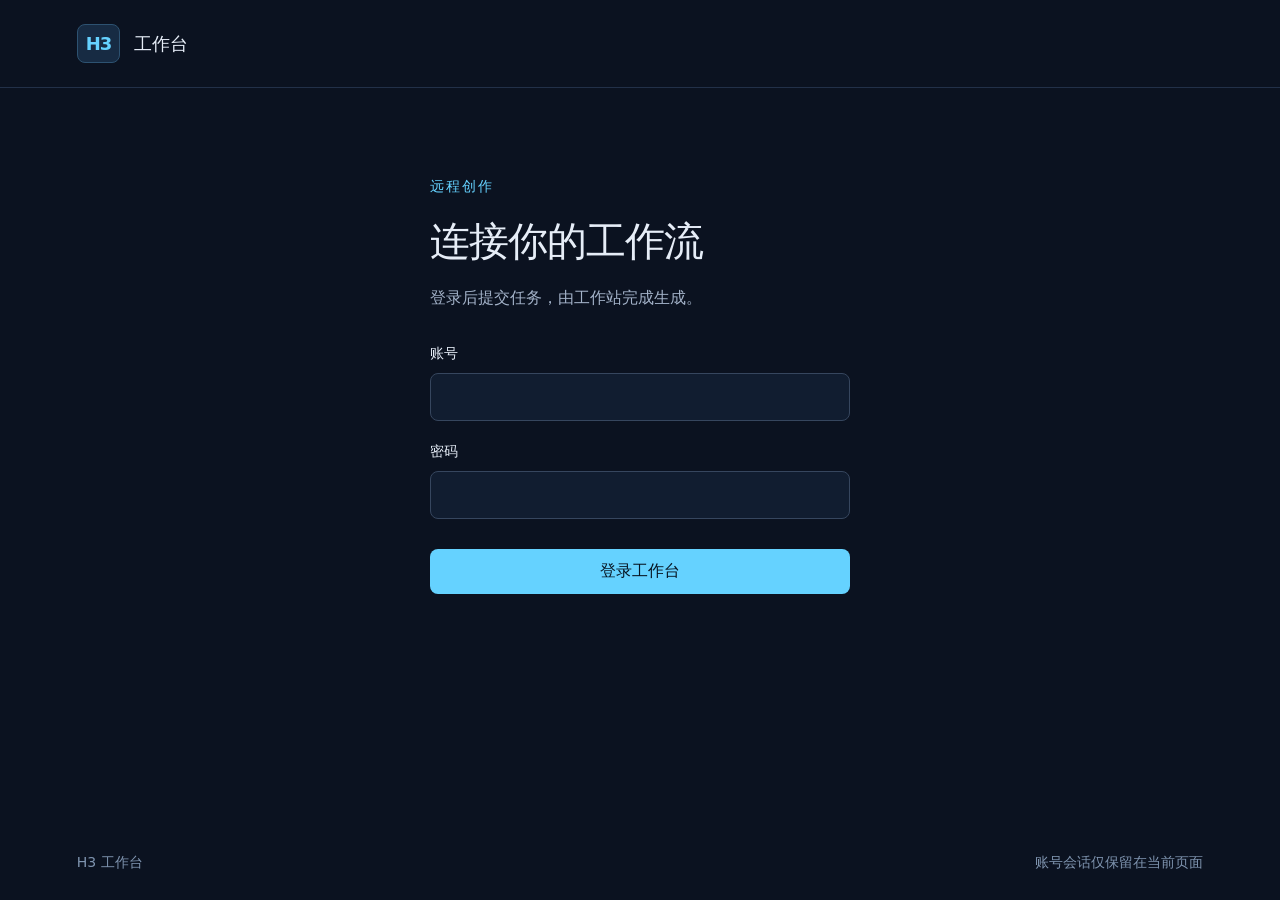
<file: index.html>
<!doctype html>
<html lang="zh-CN">
<head>
  <meta charset="utf-8"><meta name="viewport" content="width=device-width, initial-scale=1">
  <title>H3 工作台</title>
  <link rel="icon" href="data:image/svg+xml,%3Csvg xmlns='http://www.w3.org/2000/svg' viewBox='0 0 32 32'%3E%3Crect width='32' height='32' rx='8' fill='%230f1b2e'/%3E%3Cpath d='M9 8v16m14-16v16M9 16h14' stroke='%2355ccff' stroke-width='4'/%3E%3C/svg%3E">
  <style>:root{font-family:Inter,"Microsoft YaHei",system-ui,sans-serif;color:#e6edf7;background:#0b1220;font-synthesis:none;color-scheme:dark}*{box-sizing:border-box}body{margin:0;min-height:100vh;display:flex;flex-direction:column}header{height:88px;padding:0 6vw;display:flex;align-items:center;justify-content:space-between;border-bottom:1px solid #223048}.brand{color:#e6edf7;text-decoration:none;display:flex;align-items:center;gap:14px;font-size:18px;font-weight:650}.brand span{background:#172b43;color:#65d2ff;border:1px solid #2d5271;padding:8px;border-radius:8px;letter-spacing:-1px}main{width:min(1100px,88vw);margin:auto;flex:1}.login{width:min(420px,100%);margin:90px auto}.eyebrow{font-size:14px;color:#65d2ff;letter-spacing:2px;margin:0 0 18px}h1{font-size:clamp(28px,4vw,40px);line-height:1.35;margin:0;font-weight:650;letter-spacing:-1px}.intro{color:#a3b2c8;line-height:1.8;margin:16px 0 32px;font-size:16px}label{display:block;font-size:14px;margin:22px 0 10px}input{width:100%;background:#111d30;color:#edf4ff;border:1px solid #36465e;border-radius:8px;padding:14px;font-size:16px;outline:none}input:focus{border-color:#65d2ff;box-shadow:0 0 0 3px #65d2ff22}button{cursor:pointer;font:inherit;border-radius:8px;padding:12px 18px}button:focus-visible{outline:3px solid #fff;outline-offset:3px}.primary{width:100%;margin-top:30px;background:#65d2ff;color:#071421;border:0;font-weight:650}.primary:hover{background:#96e0ff}button:disabled{opacity:.6;cursor:wait}.quiet{background:transparent;color:#b1c5dc;border:1px solid #354359;font-size:14px;margin-left:18px}.heading{display:flex;align-items:center;justify-content:space-between;gap:24px;margin-top:65px}.chip{background:#14263c;color:#aacce6;border:1px solid #294460;padding:10px 14px;border-radius:6px;font-size:14px}.notice{padding:18px 20px;background:#142034;border-left:3px solid #65d2ff;line-height:1.7;color:#b8c9dd;margin:32px 0}.empty{border:1px dashed #34435a;border-radius:12px;padding:70px 20px;text-align:center}.empty-mark{color:#5c799b;font-size:36px}h2{font-size:20px;font-weight:500}.empty p{color:#8fa4be;font-size:16px}#login-message{color:#ffbaa9;line-height:1.7;min-height:1.7em;font-size:14px}footer{padding:28px 6vw;color:#7f94af;font-size:14px;display:flex;justify-content:space-between}[hidden]{display:none!important}@media(max-width:600px){header{height:72px}.login{margin:55px auto}.heading{align-items:flex-start;flex-direction:column;margin-top:40px}.chip{font-size:14px}footer{gap:18px;flex-direction:column}.empty{padding:40px 15px}}
textarea,select{width:100%;background:#111d30;color:#edf4ff;border:1px solid #36465e;border-radius:8px;padding:14px;font:inherit;font-size:16px}textarea{resize:vertical}.composer{padding:28px;border:1px solid #29394f;border-radius:12px;margin-bottom:28px;background:#101b2c}.composer h2{margin:0}.options{display:flex;gap:20px}.options>div{flex:1}.hint{font-size:14px;color:#93a6bf}.task-row{display:flex;gap:16px;align-items:center;border:1px solid #2b3d56;padding:20px;border-radius:10px;margin-bottom:14px}.task-row>div{flex:1}.task-row h2{font-size:16px;margin:0}.task-row p{font-size:14px;color:#a9bdd6;margin:12px 0 0}.download{background:#65d2ff;border:0;color:#091c2e}#task-message{line-height:1.7;font-size:14px;color:#b3c8e0}@media(max-width:600px){.options,.task-row{flex-direction:column;align-items:stretch}.composer{padding:20px}.task-row .quiet{margin:0}}

a.download{display:inline-block;text-decoration:none;border-radius:8px;padding:12px 18px;font:inherit;text-align:center}a.download:focus-visible{outline:3px solid white;outline-offset:3px}

.form-actions{display:flex;align-items:center;gap:12px;margin-top:30px}.form-actions .primary{flex:1;width:auto;margin-top:0}.form-actions .quiet{margin:0;white-space:nowrap}@media(max-width:600px){.form-actions{flex-direction:column;align-items:stretch}.form-actions .primary,.form-actions .quiet{width:100%}}
.lora-option{margin-top:8px;padding:12px 14px;border:1px solid #2b3d56;border-radius:8px;background:#0d1726}.lora-option label{display:flex;align-items:center;gap:10px;margin:0;cursor:pointer}.lora-option input[type=checkbox]{width:18px;height:18px;margin:0;padding:0;accent-color:#65d2ff}.lora-option .hint{margin:8px 0 0 28px}
.lora-strength-row{margin:12px 0 0 28px}.lora-option .lora-strength-row label{justify-content:space-between;margin:0 0 6px}.lora-option input[type=range]{width:100%;padding:0;accent-color:#65d2ff}.lora-strength-row output{font-variant-numeric:tabular-nums;color:#b8c9dd}
.image-slots{display:grid;grid-template-columns:repeat(auto-fill,minmax(145px,1fr));gap:12px;margin:14px 0 22px;padding:0;list-style:none}.image-slots li{min-width:0;padding:10px;border:1px solid #34465f;border-radius:8px;background:#0c1625;display:flex;flex-direction:column;gap:8px}.image-slots strong{color:#65d2ff;font-size:14px}.image-slots img{display:block;width:100%;height:130px;object-fit:contain;background:#080f1a;border-radius:4px}.image-slot-name{font-size:12px;color:#adbed4;overflow-wrap:anywhere}.image-preview-error{min-height:130px;display:grid;place-items:center;font-size:13px;color:#ffbaa9;margin:0}@media(max-width:600px){.image-slots{grid-template-columns:repeat(2,minmax(0,1fr))}.image-slots img{height:110px}}
.image-slots li{cursor:grab}.image-slots li:active{cursor:grabbing}.image-slots li:focus-visible{outline:2px solid #65d2ff;outline-offset:3px}.image-slots .dragging{opacity:.45}.image-slots .drop-target{border-color:#65d2ff;box-shadow:0 0 0 2px #65d2ff;background:#142c40}
</style><script src="config.js"></script>
</head>
<body>
  <header><a class="brand" href="./"><span>H3</span> 工作台</a><div id="identity" hidden><span id="username"></span><button id="logout" class="quiet">退出登录</button></div></header>
  <main>
    <section id="login-panel" class="login">
      <p class="eyebrow">远程创作</p><h1>连接你的工作流</h1><p class="intro">登录后提交任务，由工作站完成生成。</p>
      <form id="login-form">
        <label for="username-input">账号</label><input id="username-input" name="username" autocomplete="username" required maxlength="64">
        <label for="password-input">密码</label><input id="password-input" name="password" type="password" autocomplete="current-password" required maxlength="256">
        <button class="primary" id="login-button" type="submit">登录工作台</button>
      </form>
      <p id="login-message" role="status" aria-live="polite"></p>
    </section>
    <section id="workspace" hidden>
      <div class="heading"><div><p class="eyebrow">任务中心</p><h1>正在运行</h1></div><span class="chip">H3 · 最高1080p</span></div>
      <p id="service-message" class="notice" role="status"></p>
      <form id="task-form" class="composer">
        <h2>新建任务</h2>
        <label for="model">生成模型</label><select id="model" name="model"><option value="yz-goldfish" selected>YZ金鱼</option><option value="dasiwa-turbo-v3">DaSiWa Turbo V3</option></select>
        <div id="yz-fight-lora-option" class="lora-option" hidden><label for="use-yz-fight-lora"><input id="use-yz-fight-lora" name="use_yz_fight_lora" type="checkbox" disabled> 启用武打 LoRA（Combat V2）</label><div class="lora-strength-row"><label for="yz-fight-lora-strength">武打 LoRA 权重 <output id="yz-fight-lora-strength-value" for="yz-fight-lora-strength">0.65</output></label><input id="yz-fight-lora-strength" name="yz_fight_lora_strength" type="range" min="0" max="1" step="0.01" value="0.65" disabled></div><p id="yz-fight-lora-hint" class="hint">武打 LoRA 尚未安装。</p></div>
        <div id="yz-dasiwa-lora-option" class="lora-option" hidden><label for="use-yz-dasiwa-lora"><input id="use-yz-dasiwa-lora" name="use_yz_dasiwa_lora" type="checkbox" disabled> 启用 DaSiWa Turbo LoRA（Unlocked V2.1）</label><div class="lora-strength-row"><label for="yz-dasiwa-lora-strength">DaSiWa LoRA 权重 <output id="yz-dasiwa-lora-strength-value" for="yz-dasiwa-lora-strength">1.00</output></label><input id="yz-dasiwa-lora-strength" name="yz_dasiwa_lora_strength" type="range" min="0" max="1" step="0.01" value="1" disabled></div><p id="yz-dasiwa-lora-hint" class="hint">DaSiWa Turbo LoRA 尚未安装。</p></div>
        <div id="dasiwa-lora-option" class="lora-option" hidden><label for="use-lora"><input id="use-lora" name="use_lora" type="checkbox" disabled> 启用 DaSiWa Turbo LoRA</label><div class="lora-strength-row"><label for="lora-strength">LoRA 强度 <output id="lora-strength-value" for="lora-strength">1.00</output></label><input id="lora-strength" name="lora_strength" type="range" min="0" max="1" step="0.01" value="1" disabled></div><p id="dasiwa-lora-hint" class="hint">LoRA尚未安装。</p></div>
        <label for="prompt">描述视频</label><textarea id="prompt" name="prompt" rows="12" maxlength="4000" required placeholder="用 Picture 1、Video 1、Audio 1 等名称指代参考素材，描述动作、场景与声音。"></textarea>
        <label for="images">参考图片（可选，最多9张，每张8MB）</label><input id="images" name="images" type="file" accept="image/png,image/jpeg,image/webp" multiple>
        <p class="hint" id="image-slot-hint" role="status">拖动缩略图到另一张图上可交换顺序，也可聚焦图片后按 Alt＋左右方向键。Picture 编号与提交顺序同步更新，请对应检查提示词。</p>
        <ol id="image-slots" class="image-slots" aria-label="参考图片与 Picture 编号对应" hidden></ol>
        <div id="media-reference-options" hidden><label for="videos">参考视频（可选，1个，最多40MB）</label><input id="videos" name="videos" type="file" accept="video/mp4,video/quicktime,video/x-matroska,video/webm,video/gif" disabled><p class="hint">取视频前15秒作为画面参考；视频自带音轨也会作为音频参考。</p>
        <label for="audios">参考音频（可选，1个，最多16MB）</label><input id="audios" name="audios" type="file" accept="audio/wav,audio/mpeg,audio/ogg,audio/mp4,audio/flac" disabled><p class="hint">单独音频取前30秒；不会在网页预览。图片先编号，视频音轨会排在对应视频前；若同时上传独立音频，它会排在视频音轨之后。提示词可用 Picture 1、Video 1、Audio 1 等标签指代。</p></div>
        <p id="upload-size-summary" class="hint" aria-live="polite">参考素材总计不超过90MB；图片单张≤8MB，视频≤40MB，音频≤16MB。</p>
        <label for="resolution">画质</label><select id="resolution" name="resolution"><option value="720p">720p · 最长30秒</option><option value="768p">768p · 画质基准 · 最长30秒</option><option value="1080p">1080p · 最长30秒</option></select><p id="resolution-hint" class="hint"></p>
        <div class="options"><div id="aspect-ratio-control" hidden><label for="aspect-ratio">长宽比</label><select id="aspect-ratio" name="aspect_ratio" disabled><option value="16:9">16:9 · 横屏</option><option value="9:16" selected>9:16 · 竖屏</option><option value="1:1">1:1 · 正方形</option><option value="4:3">4:3 · 横屏</option><option value="3:4">3:4 · 竖屏</option><option value="3:2">3:2 · 横屏</option><option value="2:3">2:3 · 竖屏</option><option value="21:9">21:9 · 超宽屏</option></select></div><div id="legacy-orientation-control"><label for="orientation">画幅</label><select id="orientation" name="orientation"><option value="landscape">横屏</option><option value="portrait" selected>竖屏</option></select></div><div><label for="seconds">时长</label><select id="seconds" name="seconds"><option value="0.9166666666666666">约1秒 · 测试</option><option value="2.1666666666666665">约2秒</option><option value="5.166666666666667" selected>约5秒</option><option value="10">约10秒</option><option value="15">约15秒</option><option value="20">约20秒</option><option value="30">约30秒</option></select></div></div>
        <div class="form-actions"><button id="submit-button" class="primary" type="submit">提交生成</button><button id="clear-form-button" class="quiet" type="button">清空表单</button></div><p id="task-message" role="status"></p>
      </form>
      <div id="tasks" class="tasks"><div class="empty"><span class="empty-mark">—</span><h2>暂无运行任务</h2><p>运行中的任务将在这里显示进度。</p></div></div>
    </section>
  </main>
  <footer>H3 工作台 <span>账号会话仅保留在当前页面</span></footer>
<script>'use strict';
let token = '';
let currentUsername = '';
let nativeDownloadPostAvailable = false;
let poll;
let downloading = false;
let archiveEnabled = false;
let dasiwaTurboLoraAvailable = false;
let dasiwaTurboLoraStrengthAvailable = false;
let yzFightLoraAvailable = false;
let mediaReferenceAvailable = false;
let aspectRatioAvailable = false;
const receipts = new Map();
const downloadLinks = new Map();
const $ = id => document.getElementById(id);
const uploadLimits = {images: 8 * 1024 * 1024, videos: 40 * 1024 * 1024, audios: 16 * 1024 * 1024};
let imagePreviewUrls = [];
let draggedImageIndex = null;
function swapImageSlots(from, to) {
  const files = Array.from($('images').files || []);
  if (!Number.isInteger(from) || !Number.isInteger(to) || from === to ||
      from < 0 || to < 0 || from >= files.length || to >= files.length) return;
  [files[from], files[to]] = [files[to], files[from]];
  const reordered = new DataTransfer();
  for (const file of files) reordered.items.add(file);
  $('images').files = reordered.files;
  renderImageSlots();
  validateUploads();
  $('image-slot-hint').textContent = `已交换 Picture ${from + 1} 与 Picture ${to + 1}；实际提交顺序已更新，请同步检查提示词中的编号。可继续拖动，或按住 Alt 加左右方向键交换。`;
  $('image-slots').children[to]?.focus({preventScroll: true});
}
function renderImageSlots() {
  draggedImageIndex = null;
  $('image-slot-hint').textContent = '拖动缩略图到另一张图上可交换顺序，也可聚焦图片后按 Alt＋左右方向键。Picture 编号与提交顺序同步更新，请对应检查提示词。';
  for (const url of imagePreviewUrls) URL.revokeObjectURL(url);
  imagePreviewUrls = [];
  const container = $('image-slots');
  container.replaceChildren();
  const files = Array.from($('images').files || []);
  container.hidden = files.length === 0;
  for (const [index, file] of files.slice(0, 9).entries()) {
    const slot = document.createElement('li');
    slot.draggable = true;
    slot.tabIndex = 0;
    slot.title = '拖到另一张图上交换顺序；也可按 Alt + 左右方向键';
    slot.setAttribute('aria-keyshortcuts', 'Alt+ArrowLeft Alt+ArrowRight');
    slot.addEventListener('dragstart', event => {
      draggedImageIndex = index;
      event.dataTransfer.effectAllowed = 'move';
      event.dataTransfer.setData('text/plain', `Picture ${index + 1}`);
      slot.classList.add('dragging');
    });
    slot.addEventListener('dragover', event => {
      if (!Number.isInteger(draggedImageIndex) || draggedImageIndex === index) return;
      event.preventDefault();
      event.dataTransfer.dropEffect = 'move';
      slot.classList.add('drop-target');
    });
    slot.addEventListener('dragleave', event => {
      if (!slot.contains(event.relatedTarget)) slot.classList.remove('drop-target');
    });
    slot.addEventListener('drop', event => {
      if (!Number.isInteger(draggedImageIndex)) return;
      event.preventDefault();
      const from = draggedImageIndex;
      draggedImageIndex = null;
      slot.classList.remove('drop-target');
      slot.classList.remove('dragging');
      swapImageSlots(from, index);
    });
    slot.addEventListener('dragend', () => {
      draggedImageIndex = null;
      for (const card of container.children) card.classList.remove('dragging', 'drop-target');
    });
    slot.addEventListener('keydown', event => {
      if (!event.altKey || !['ArrowLeft', 'ArrowRight'].includes(event.key)) return;
      event.preventDefault();
      swapImageSlots(index, index + (event.key === 'ArrowLeft' ? -1 : 1));
    });
    const picture = `Picture ${index + 1}`;
    const label = document.createElement('strong');
    label.textContent = picture;
    const preview = document.createElement('img');
    preview.draggable = false;
    preview.alt = `${picture}：${file.name}`;
    const url = URL.createObjectURL(file);
    imagePreviewUrls.push(url);
    preview.src = url;
    preview.addEventListener('error', () => {
      const fallback = document.createElement('p');
      fallback.className = 'image-preview-error';
      fallback.textContent = '无法预览，请检查图片格式';
      preview.replaceWith(fallback);
    }, {once: true});
    const name = document.createElement('span');
    name.className = 'image-slot-name';
    name.textContent = file.name;
    name.title = file.name;
    slot.append(label, preview, name);
    container.append(slot);
  }
}
function selectedFiles() {
  return Object.entries(uploadLimits).flatMap(([name, limit]) =>
    Array.from($(name).files || []).map(file => ({name, file, limit})));
}
function validateUploads() {
  const files = selectedFiles();
  const total = files.reduce((sum, item) => sum + item.file.size, 0);
  const oversized = files.find(item => item.file.size > item.limit);
  const summary = $('upload-size-summary');
  summary.textContent = `已选参考素材 ${ (total / 1048576).toFixed(1) } MB / 90 MB；图片单张≤8MB，视频≤40MB，音频≤16MB。`;
  if ($('images').files.length > 9) return '参考图片最多9张，请重新选择。';
  if (oversized) {
    const label = {images: '图片', videos: '视频', audios: '音频'}[oversized.name];
    return `${label}“${oversized.file.name}”为${(oversized.file.size / 1048576).toFixed(1)}MB，超过单文件限制${oversized.limit / 1048576}MB。`;
  }
  if (total > 90 * 1024 * 1024) return `参考素材合计 ${(total / 1048576).toFixed(1)}MB，超过90MB总限制，请减少或压缩素材。`;
  return '';
}
function updateResolution() {
  const fullHD = $('resolution').value === '1080p';
  const native = $('resolution').value === '768p';
  const limit = 30;
  for (const option of $('seconds').options) {
    option.disabled = Number(option.value) > limit;
    option.hidden = option.disabled;
  }
  if (Number($('seconds').value) > limit) $('seconds').value = String(limit);
  $('resolution-hint').textContent = fullHD ? '1080p 最长30秒，单段生成；高分辨率长视频会显著增加显存占用与生成时间。' : native ? '768p 最长30秒，单段生成；画质优先建议从此分辨率开始。' : '720p 最长30秒，单段生成。';
  updateAspectRatio();
}
function updateAspectRatio() {
  const sizes = { '720p': [1280, 1280 * 736], '768p': [1344, 1344 * 768], '1080p': [1920, 1920 * 1088] };
  const ratios = $('aspect-ratio');
  const [maxEdge, area] = sizes[$('resolution').value];
  for (const option of ratios.options) {
    const [rw, rh] = option.value.split(':').map(Number);
    const ratio = rw / rh;
    let width = Math.sqrt(area * ratio), height = Math.sqrt(area / ratio);
    const scale = Math.min(1, maxEdge / Math.max(width, height));
    width = Math.max(32, Math.floor(width * scale / 32 + 0.5) * 32);
    height = Math.max(32, Math.floor(height * scale / 32 + 0.5) * 32);
    option.textContent = `${option.value} · ${width} × ${height}`;
  }
  $('orientation').value = Number(ratios.value.split(':')[0]) < Number(ratios.value.split(':')[1]) ? 'portrait' : 'landscape';
}
function updateInputCapabilities(data) {
  mediaReferenceAvailable = Boolean(data.media_reference_available);
  aspectRatioAvailable = Boolean(data.aspect_ratio_available);
  $('media-reference-options').hidden = !mediaReferenceAvailable;
  $('videos').disabled = !mediaReferenceAvailable;
  $('audios').disabled = !mediaReferenceAvailable;
  $('aspect-ratio-control').hidden = !aspectRatioAvailable;
  $('aspect-ratio').disabled = !aspectRatioAvailable;
  $('legacy-orientation-control').hidden = aspectRatioAvailable;
  $('orientation').disabled = aspectRatioAvailable;
}
function updateLoraOptions() {
  const isDasiwa = $('model').value === 'dasiwa-turbo-v3';
  const isYz = $('model').value === 'yz-goldfish';
  $('dasiwa-lora-option').hidden = !isDasiwa;
  $('yz-fight-lora-option').hidden = !isYz;
  $('yz-dasiwa-lora-option').hidden = !isYz;
  $('use-lora').disabled = !isDasiwa || !dasiwaTurboLoraAvailable;
  $('lora-strength').disabled = !isDasiwa || !dasiwaTurboLoraAvailable || !dasiwaTurboLoraStrengthAvailable || !$('use-lora').checked;
  $('use-yz-fight-lora').disabled = !isYz || !yzFightLoraAvailable;
  $('yz-fight-lora-strength').disabled = !isYz || !yzFightLoraAvailable || !$('use-yz-fight-lora').checked;
  $('use-yz-dasiwa-lora').disabled = !isYz || !dasiwaTurboLoraAvailable;
  $('yz-dasiwa-lora-strength').disabled = !isYz || !dasiwaTurboLoraAvailable || !dasiwaTurboLoraStrengthAvailable || !$('use-yz-dasiwa-lora').checked;
  if (!isDasiwa) $('use-lora').checked = false;
  if (!isYz) $('use-yz-fight-lora').checked = false;
  if (!isYz) $('use-yz-dasiwa-lora').checked = false;
  $('dasiwa-lora-hint').textContent = !dasiwaTurboLoraAvailable
    ? 'LoRA尚未安装完成，安装后此开关会自动启用。'
    : !dasiwaTurboLoraStrengthAvailable
      ? '工作站更新重启后可调节强度；当前默认强度为1.00。'
      : '仅对 DaSiWa Turbo V3 生效；关闭时工作流不加载此 LoRA。';
  $('yz-fight-lora-hint').textContent = yzFightLoraAvailable
    ? '仅对 YZ 金鱼生效；权重范围 0–1。默认关闭，开启后加载 Combat V2。'
    : '未找到 Combat V2 武打 LoRA，安装到 YZ 金鱼模型的 loras 文件夹后会启用。';
  $('yz-dasiwa-lora-hint').textContent = !dasiwaTurboLoraAvailable
    ? 'DaSiWa Turbo LoRA 尚未安装完成。'
    : '仅对 YZ 金鱼生效；与武打 LoRA 独立开关，可分别启用或同时叠加。权重范围 0–1。';
}
$('use-lora').addEventListener('change', updateLoraOptions);
$('use-yz-fight-lora').addEventListener('change', updateLoraOptions);
$('use-yz-dasiwa-lora').addEventListener('change', updateLoraOptions);
$('lora-strength').addEventListener('input', () => {
  $('lora-strength-value').value = Number($('lora-strength').value).toFixed(2);
});
$('yz-fight-lora-strength').addEventListener('input', () => {
  $('yz-fight-lora-strength-value').value = Number($('yz-fight-lora-strength').value).toFixed(2);
});
$('yz-dasiwa-lora-strength').addEventListener('input', () => {
  $('yz-dasiwa-lora-strength-value').value = Number($('yz-dasiwa-lora-strength').value).toFixed(2);
});
$('resolution').addEventListener('change', updateResolution);
$('aspect-ratio').addEventListener('change', updateAspectRatio);
$('model').addEventListener('change', () => {
  if ($('model').value === 'h3-quality') $('resolution').value = '768p';
  updateResolution();
  updateLoraOptions();
});
updateResolution();
for (const id of Object.keys(uploadLimits)) $(id).addEventListener('change', validateUploads);
$('images').addEventListener('change', renderImageSlots);
// PORTAL_API 只在「页面不是由门户自己托管」时才需要（GitHub Pages 那种）。
// 门户自己托管时（不管是 127.0.0.1、局域网 IP 还是公网隧道域名），一律用 location.origin，
// 这样请求是同源，既不会踩跨域，也不用把每个访问地址都加进来源白名单。
const base = (window.PORTAL_API || location.origin).replace(/\/$/, '');
async function api(path, options = {}) {
  if (!base) throw new Error('远程工作站尚未连接，请联系管理员。');
  let response;
  try {
    response = await fetch(base + path, {cache: 'no-store', credentials: 'include', ...options, headers: {...(options.body instanceof FormData ? {} : {'Content-Type': 'application/json'}), ...(token ? {'Authorization': 'Bearer ' + token} : {}), ...options.headers}});
  } catch (_) { throw new Error('无法连接工作站，请确认工作站已启动。'); }
  const data = await response.json();
  if (!response.ok) throw new Error(data.error || '请求失败');
  return data;
}
async function refresh() {
  const session = token;
  if (!session) return;
  try {
    const data = await api('/api/tasks');
    if (session !== token) return;
    if (data.username !== currentUsername) throw new Error('账号状态不一致，请退出后重新登录。');
    nativeDownloadPostAvailable = Boolean(data.native_download_post_available);
    $('service-message').textContent = data.message;
    updateInputCapabilities(data);
    archiveEnabled = Boolean(data.archive);
    dasiwaTurboLoraAvailable = Boolean(data.dasiwa_turbo_lora_available);
    dasiwaTurboLoraStrengthAvailable = Boolean(data.dasiwa_turbo_lora_strength_available);
    yzFightLoraAvailable = Boolean(data.yz_fight_lora_available);
    const selectedModel = $('model').value;
    $('model').replaceChildren(...(data.models || []).map(model => {
      const option = new Option(model.name + (model.available ? '' : ' · 未安装'), model.id);
      option.disabled = !model.available;
      return option;
    }));
    if (Array.from($('model').options).some(o => o.value === selectedModel && !o.disabled)) $('model').value = selectedModel;
    updateLoraOptions();
    $('submit-button').disabled = !data.accepting_tasks || data.tasks.some(t => ['uploading','queued','running','ready','downloading','archive_pending'].includes(t.state));
    if (!downloading) renderTasks(data.tasks.filter(task => task.state !== 'deleted'));
  }
  catch (error) { if (session === token) $('service-message').textContent = error.message; }
}
$('login-form').addEventListener('submit', async event => {
  event.preventDefault(); $('login-button').disabled = true; $('login-message').textContent = '';
  try {
    const result = await api('/api/login', {method: 'POST', body: JSON.stringify({username: $('username-input').value.trim(), password: $('password-input').value})});
    clearInterval(poll); downloadLinks.clear(); receipts.clear(); renderTasks([]);
    token = result.token; currentUsername = result.username;
    $('task-message').textContent = ''; $('service-message').textContent = '';
    $('password-input').value = ''; $('username').textContent = result.username;
    $('login-panel').hidden = true; $('workspace').hidden = false; $('identity').hidden = false;
    await refresh(); poll = setInterval(refresh, 5000);
  } catch (error) { $('login-message').textContent = error.message; }
  finally { $('login-button').disabled = false; }
});
function renderTasks(tasks) {
  const container = $('tasks'); container.replaceChildren();
  if (!tasks.length) {
    const empty = document.createElement('div'); empty.className = 'empty';
    const title = document.createElement('h2'); title.textContent = '暂无运行任务';
    const subtitle = document.createElement('p'); subtitle.textContent = '提交后在这里查看状态并下载结果。';
    empty.append(title, subtitle); container.append(empty); return;
  }
  for (const task of tasks) {
    const row = document.createElement('article'); row.className = 'task-row';
    const body = document.createElement('div'); const name = document.createElement('h2');
    name.textContent = '任务 ' + task.id.slice(0, 8);
    const status = document.createElement('p'); status.textContent = task.message;
    body.append(name, status); row.append(body);
    if (task.state === 'ready') {
      const ticket = downloadLinks.get(task.id);
      if (ticket && ticket.expires * 1000 > Date.now()) {
        const link = document.createElement('button'); link.className = 'download';
        link.textContent = '下载视频';
        link.onclick = () => startNativeDownload(task.id, ticket);
        row.append(link);
        const done = document.createElement('button'); done.className = 'quiet';
        done.textContent = '确认已保存，完成任务';
        done.onclick = () => {
          if (confirm('请确认视频已下载完整且能正常播放。确认后将关闭下载入口，并清理主账号的工作站副本。')) acknowledge(task.id, ticket.receipt);
        };
        row.append(done);
      } else {
        const button = document.createElement('button'); button.className = 'download';
        button.textContent = '获取下载链接';
        button.onclick = () => prepareDownload(task.id);
        row.append(button);
      }
    }
    if (['ready','queued','failed'].includes(task.state)) {
      const cancel = document.createElement('button'); cancel.className = 'quiet'; cancel.textContent = '放弃并清理';
      cancel.onclick = async () => {
        if (!confirm('放弃该任务并删除工作站上的临时文件？')) return;
        try { await api('/api/tasks/' + task.id, {method:'DELETE'}); await refresh(); }
        catch(error) { $('task-message').textContent=error.message; }
      }; row.append(cancel);
    }
    container.append(row);
  }
}
async function startNativeDownload(id, ticket) {
  if (!token || downloading) return;
  if (!nativeDownloadPostAvailable) return saveAuthenticatedVideo(id, ticket);
  const form = document.createElement('form');
  form.method = 'POST'; form.action = base + ticket.path; form.target = '_blank';
  form.hidden = true;
  const field = document.createElement('input');
  field.type = 'hidden'; field.name = 'session'; field.value = token;
  form.append(field); document.body.append(form);
  form.submit(); form.remove();
  $('task-message').textContent = '已请求浏览器下载MP4，请在下载列表（Ctrl+J）查看进度；确认保存前不会清理结果。';
}
async function saveAuthenticatedVideo(id, ticket) {
  const session = token;
  const filename = decodeURIComponent(new URL(base + ticket.path).pathname.split('/').pop());
  let writable;
  downloading = true;
  try {
    // Request the picker within the click gesture, before the network request.
    if (window.showSaveFilePicker) {
      const handle = await window.showSaveFilePicker({suggestedName: filename,
        types: [{description: 'MP4视频', accept: {'video/mp4': ['.mp4']}}]});
      if (session !== token) return;
      writable = await handle.createWritable();
    }
    const response = await fetch(base + '/api/tasks/' + encodeURIComponent(id) + '/download',
      {cache:'no-store', headers:{Authorization:'Bearer ' + session}});
    if (!response.ok) throw new Error('下载验证失败，请重新登录并获取下载入口。');
    const type = response.headers.get('Content-Type') || '';
    if (!/^(application\/octet-stream|video\/mp4)/i.test(type)) throw new Error('服务器返回的不是视频，已停止保存。');
    const total = Number(response.headers.get('Content-Length'));
    const reader = response.body.getReader();
    const chunks = []; let saved = 0;
    while (true) {
      const {done, value} = await reader.read(); if (done) break;
      if (writable) await writable.write(value); else chunks.push(value);
      saved += value.byteLength;
      if (session === token) $('task-message').textContent = `正在保存视频：${(saved/1048576).toFixed(1)}MB${total ? ' / '+(total/1048576).toFixed(1)+'MB（'+Math.floor(saved/total*100)+'%）' : ''}`;
    }
    if (total && saved !== total) throw new Error('视频传输不完整，请重试；工作站结果仍保留。');
    if (!saved) throw new Error('视频内容为空，已停止保存。');
    if (writable) { await writable.close(); writable = null; }
    else {
      const url = URL.createObjectURL(new Blob(chunks,{type:'video/mp4'}));
      const link = document.createElement('a'); link.href=url; link.download=filename;
      document.body.append(link); link.click(); link.remove();
      setTimeout(()=>URL.revokeObjectURL(url),60000);
    }
    if (session === token) $('task-message').textContent = '视频传输完成，请检查MP4可正常播放后，再点击“确认已保存”。';
  } catch (error) {
    if (writable) { try { await writable.abort(); } catch (_) {} }
    if (session === token) $('task-message').textContent = error.name === 'AbortError' ? '已取消下载，工作站结果仍保留。' : error.message;
  } finally { downloading = false; if (session === token) await refresh(); }
}
async function acknowledge(id, receipt) {
  try {
    await api('/api/tasks/' + id + '/downloaded', {method:'POST',body:JSON.stringify({receipt,confirmed_saved:true})});
    receipts.delete(id); downloadLinks.delete(id); $('task-message').textContent = archiveEnabled ? '下载完成，账号归档已保留。' : '下载完成，工作站上的输入和结果已删除。'; await refresh();
  } catch(error) { receipts.set(id,receipt); $('task-message').textContent = '文件已保存，但清理确认失败。请点击任务旁的清理按钮重试。'; }
}
async function prepareDownload(id) {
  const session = token;
  try {
    const ticket = await api('/api/tasks/' + id + '/download-link', {method:'POST'});
    if (session !== token) return;
    downloadLinks.set(id, ticket);
    $('task-message').textContent='下载已准备好（1小时内有效）。请点击“下载视频”，由浏览器验证账号并下载MP4；确认保存前不会自动清理。';
    await refresh();
  } catch(error) { if (session === token) $('task-message').textContent=error.message; }
}
$('task-form').addEventListener('submit',async event=>{
  event.preventDefault();
  const uploadError = validateUploads();
  if (uploadError) { $('task-message').textContent = uploadError; return; }
  $('submit-button').disabled=true; $('clear-form-button').disabled=true; $('task-message').textContent='正在上传…';
  try {
    const data=new FormData($('task-form'));
    await api('/api/tasks',{method:'POST',body:data});
    $('task-message').textContent='任务已提交，表单内容已保留；需要时可手动清空。'; await refresh();
  } catch(error) { $('task-message').textContent=error.message; $('submit-button').disabled=false; }
  finally { $('clear-form-button').disabled=false; }
});
$('clear-form-button').addEventListener('click',()=>{
  $('task-form').reset();
  updateResolution();
  updateLoraOptions();
  $('lora-strength-value').value = Number($('lora-strength').value).toFixed(2);
  $('yz-fight-lora-strength-value').value = Number($('yz-fight-lora-strength').value).toFixed(2);
  $('yz-dasiwa-lora-strength-value').value = Number($('yz-dasiwa-lora-strength').value).toFixed(2);
  $('task-message').textContent='表单已清空。';
});
$('task-form').addEventListener('reset', () => queueMicrotask(() => {
  renderImageSlots();
  validateUploads();
}));
if (document.modelContext?.registerTool) {
  document.modelContext.registerTool({name:'get_my_task_status',description:'读取当前登录账号的任务状态，不返回素材、提示词或结果。',inputSchema:{type:'object',properties:{},additionalProperties:false},annotations:{readOnlyHint:true},execute:async()=>{const data=await api('/api/tasks');await refresh();return {tasks:data.tasks};}});
}
$('logout').addEventListener('click', async () => {
  const previousToken = token;
  token = ''; currentUsername = ''; clearInterval(poll);
  $('images').value = '';
  renderImageSlots();
  downloadLinks.clear(); receipts.clear(); renderTasks([]);
  $('task-message').textContent = ''; $('service-message').textContent = '';
  $('workspace').hidden = true; $('identity').hidden = true; $('login-panel').hidden = false;
  try { await api('/api/logout', {method: 'POST', headers: {Authorization: 'Bearer ' + previousToken}}); } catch (_) {}
});
</script></body>
</html>
</file>
<file: render_relay/web/style.css>
:root{font-family:Inter,"Microsoft YaHei",system-ui,sans-serif;color:#e6edf7;background:#0b1220;font-synthesis:none;color-scheme:dark}*{box-sizing:border-box}body{margin:0;min-height:100vh;display:flex;flex-direction:column}header{height:88px;padding:0 6vw;display:flex;align-items:center;justify-content:space-between;border-bottom:1px solid #223048}.brand{color:#e6edf7;text-decoration:none;display:flex;align-items:center;gap:14px;font-size:18px;font-weight:650}.brand span{background:#172b43;color:#65d2ff;border:1px solid #2d5271;padding:8px;border-radius:8px;letter-spacing:-1px}main{width:min(1100px,88vw);margin:auto;flex:1}.login{width:min(420px,100%);margin:90px auto}.eyebrow{font-size:14px;color:#65d2ff;letter-spacing:2px;margin:0 0 18px}h1{font-size:clamp(28px,4vw,40px);line-height:1.35;margin:0;font-weight:650;letter-spacing:-1px}.intro{color:#a3b2c8;line-height:1.8;margin:16px 0 32px;font-size:16px}label{display:block;font-size:14px;margin:22px 0 10px}input{width:100%;background:#111d30;color:#edf4ff;border:1px solid #36465e;border-radius:8px;padding:14px;font-size:16px;outline:none}input:focus{border-color:#65d2ff;box-shadow:0 0 0 3px #65d2ff22}button{cursor:pointer;font:inherit;border-radius:8px;padding:12px 18px}button:focus-visible{outline:3px solid #fff;outline-offset:3px}.primary{width:100%;margin-top:30px;background:#65d2ff;color:#071421;border:0;font-weight:650}.primary:hover{background:#96e0ff}button:disabled{opacity:.6;cursor:wait}.quiet{background:transparent;color:#b1c5dc;border:1px solid #354359;font-size:14px;margin-left:18px}.heading{display:flex;align-items:center;justify-content:space-between;gap:24px;margin-top:65px}.chip{background:#14263c;color:#aacce6;border:1px solid #294460;padding:10px 14px;border-radius:6px;font-size:14px}.notice{padding:18px 20px;background:#142034;border-left:3px solid #65d2ff;line-height:1.7;color:#b8c9dd;margin:32px 0}.empty{border:1px dashed #34435a;border-radius:12px;padding:70px 20px;text-align:center}.empty-mark{color:#5c799b;font-size:36px}h2{font-size:20px;font-weight:500}.empty p{color:#8fa4be;font-size:16px}#login-message{color:#ffbaa9;line-height:1.7;min-height:1.7em;font-size:14px}footer{padding:28px 6vw;color:#7f94af;font-size:14px;display:flex;justify-content:space-between}[hidden]{display:none!important}@media(max-width:600px){header{height:72px}.login{margin:55px auto}.heading{align-items:flex-start;flex-direction:column;margin-top:40px}.chip{font-size:14px}footer{gap:18px;flex-direction:column}.empty{padding:40px 15px}}
textarea,select{width:100%;background:#111d30;color:#edf4ff;border:1px solid #36465e;border-radius:8px;padding:14px;font:inherit;font-size:16px}textarea{resize:vertical}.composer{padding:28px;border:1px solid #29394f;border-radius:12px;margin-bottom:28px;background:#101b2c}.composer h2{margin:0}.options{display:flex;gap:20px}.options>div{flex:1}.hint{font-size:14px;color:#93a6bf}.task-row{display:flex;gap:16px;align-items:center;border:1px solid #2b3d56;padding:20px;border-radius:10px;margin-bottom:14px}.task-row>div{flex:1}.task-row h2{font-size:16px;margin:0}.task-row p{font-size:14px;color:#a9bdd6;margin:12px 0 0}.download{background:#65d2ff;border:0;color:#091c2e}#task-message{line-height:1.7;font-size:14px;color:#b3c8e0}@media(max-width:600px){.options,.task-row{flex-direction:column;align-items:stretch}.composer{padding:20px}.task-row .quiet{margin:0}}

a.download{display:inline-block;text-decoration:none;border-radius:8px;padding:12px 18px;font:inherit;text-align:center}a.download:focus-visible{outline:3px solid white;outline-offset:3px}

.form-actions{display:flex;align-items:center;gap:12px;margin-top:30px}.form-actions .primary{flex:1;width:auto;margin-top:0}.form-actions .quiet{margin:0;white-space:nowrap}@media(max-width:600px){.form-actions{flex-direction:column;align-items:stretch}.form-actions .primary,.form-actions .quiet{width:100%}}
.lora-option{margin-top:8px;padding:12px 14px;border:1px solid #2b3d56;border-radius:8px;background:#0d1726}.lora-option label{display:flex;align-items:center;gap:10px;margin:0;cursor:pointer}.lora-option input[type=checkbox]{width:18px;height:18px;margin:0;padding:0;accent-color:#65d2ff}.lora-option .hint{margin:8px 0 0 28px}
.lora-strength-row{margin:12px 0 0 28px}.lora-option .lora-strength-row label{justify-content:space-between;margin:0 0 6px}.lora-option input[type=range]{width:100%;padding:0;accent-color:#65d2ff}.lora-strength-row output{font-variant-numeric:tabular-nums;color:#b8c9dd}
.image-slots{display:grid;grid-template-columns:repeat(auto-fill,minmax(145px,1fr));gap:12px;margin:14px 0 22px;padding:0;list-style:none}.image-slots li{min-width:0;padding:10px;border:1px solid #34465f;border-radius:8px;background:#0c1625;display:flex;flex-direction:column;gap:8px}.image-slots strong{color:#65d2ff;font-size:14px}.image-slots img{display:block;width:100%;height:130px;object-fit:contain;background:#080f1a;border-radius:4px}.image-slot-name{font-size:12px;color:#adbed4;overflow-wrap:anywhere}.image-preview-error{min-height:130px;display:grid;place-items:center;font-size:13px;color:#ffbaa9;margin:0}@media(max-width:600px){.image-slots{grid-template-columns:repeat(2,minmax(0,1fr))}.image-slots img{height:110px}}
.image-slots li{cursor:grab}.image-slots li:active{cursor:grabbing}.image-slots li:focus-visible{outline:2px solid #65d2ff;outline-offset:3px}.image-slots .dragging{opacity:.45}.image-slots .drop-target{border-color:#65d2ff;box-shadow:0 0 0 2px #65d2ff;background:#142c40}
</file>
